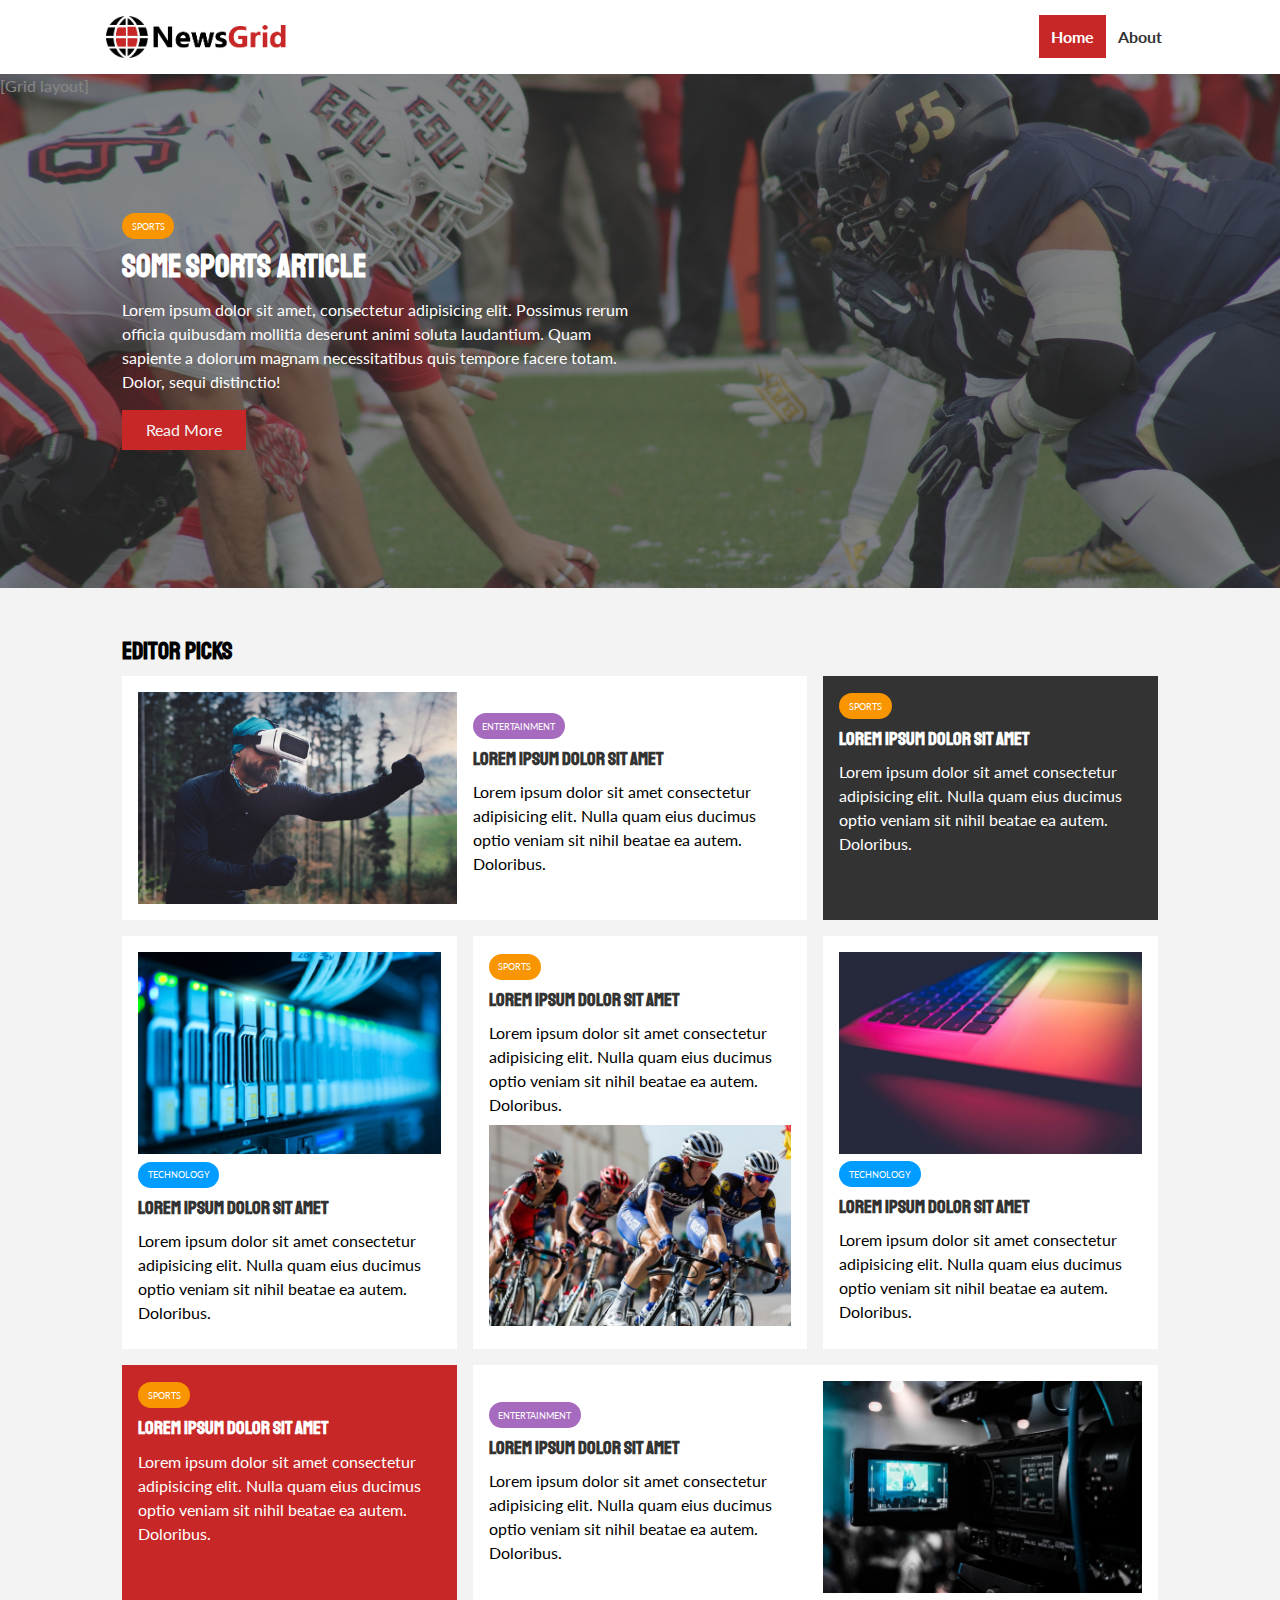
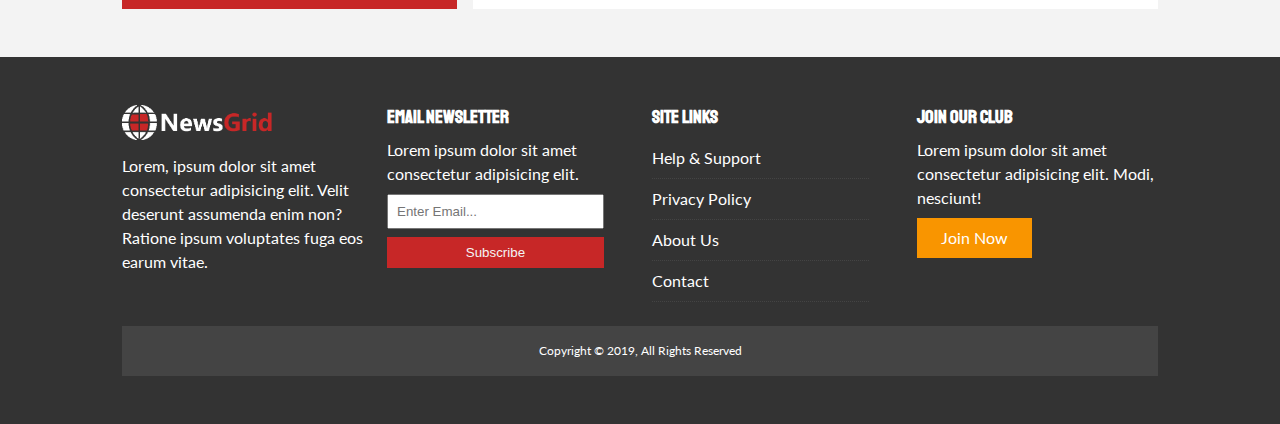
<file: index.html>
<!DOCTYPE html>
<html lang="en">
	<head>
		<meta charset="UTF-8" />
		<meta name="viewport" content="width=device-width, initial-scale=1.0" />
		<title>NewsGrid | Latest News</title>
		<link rel="stylesheet" href="./css/style.css" />
		<link rel="stylesheet" media="screen and (max-width: 768px)" href="./css/mobile.css" />
		<link
			rel="stylesheet"
			href="https://use.fontawesome.com/releases/v5.6.1/css/all.css"
			integrity="sha384-gfdkjb5BdAXd+lj+gudLWI+BXq4IuLW5IT+brZEZsLFm++aCMlF1V92rMkPaX4PP"
			crossorigin="anonymous"
		/>
		<link
			href="https://fonts.googleapis.com/css?family=Lato|Staatliches&display=swap"
			rel="stylesheet"
		/>
		<link rel="shortcut icon" type="image/x-icon" href="favicon.ico" />
	</head>
	<body>
		<!-- Navbar -->
		<nav id="main-nav">
			<div class="container">
				<img class="logo" src="./img/logo.png" alt="logo" />
				<div class="social">
					<a href="#"><i class="fab fa-facebook-square fa-2x"></i></a>
					<a href="#"><i class="fab fa-twitter fa-2x"></i></a>
					<a href="#"><i class="fab fa-instagram fa-2x"></i></a>
					<a href="#"><i class="fab fa-youtube fa-2x"></i></a>
				</div>
				<ul>
					<li><a class="current" href="./index.html">Home</a></li>
					<li><a href="./about.html">About</a></li>
				</ul>
			</div>
		</nav>

		<!-- Showcase -->
		<header id="showcase">
			<div class="container">
				<div class="showcase-container">
					<div class="showcase-contents">
						<div class="category category-sports">sports</div>
						<h1>Some Sports Article</h1>
						<p>
							Lorem ipsum dolor sit amet, consectetur adipisicing elit. Possimus rerum officia
							quibusdam mollitia deserunt animi soluta laudantium. Quam sapiente a dolorum magnam
							necessitatibus quis tempore facere totam. Dolor, sequi distinctio!
						</p>
						<a href="./article.html" class="btn btn-primary">Read More</a>
					</div>
				</div>
			</div>
		</header>

		<!-- Home Article -->
		<section id="home-articles" class="py-2">
			<div class="container">
				<h2>Editor Picks</h2>
				<div class="articles-container">
					<article class="card">
						<img src="./img/articles/ent1.jpg" alt="" />
						<div>
							<div class="category category-ent">Entertainment</div>
							<h3>
								<a href="./article.html">Lorem ipsum dolor sit amet</a>
							</h3>
							<p>
								Lorem ipsum dolor sit amet consectetur adipisicing elit. Nulla quam eius ducimus
								optio veniam sit nihil beatae ea autem. Doloribus.
							</p>
						</div>
					</article>
					<article class="card bg-dark">
						<div class="category category-sports">Sports</div>
						<h3>
							<a href="./article.html">Lorem ipsum dolor sit amet</a>
						</h3>
						<p>
							Lorem ipsum dolor sit amet consectetur adipisicing elit. Nulla quam eius ducimus optio
							veniam sit nihil beatae ea autem. Doloribus.
						</p>
					</article>
					<article class="card">
						<img src="./img/articles/tech1.jpg" alt="" />
						<div class="category category-tech">Technology</div>
						<h3>
							<a href="./article.html">Lorem ipsum dolor sit amet</a>
						</h3>
						<p>
							Lorem ipsum dolor sit amet consectetur adipisicing elit. Nulla quam eius ducimus optio
							veniam sit nihil beatae ea autem. Doloribus.
						</p>
					</article>
					<article class="card">
						<div class="category category-sports">Sports</div>
						<h3>
							<a href="./article.html">Lorem ipsum dolor sit amet</a>
						</h3>
						<p>
							Lorem ipsum dolor sit amet consectetur adipisicing elit. Nulla quam eius ducimus optio
							veniam sit nihil beatae ea autem. Doloribus.
						</p>
						<img src="./img/articles/sports1.jpg" alt="" />
					</article>
					<article class="card">
						<img src="./img/articles/tech2.jpg" alt="" />
						<div class="category category-tech">Technology</div>
						<h3>
							<a href="./article.html">Lorem ipsum dolor sit amet</a>
						</h3>
						<p>
							Lorem ipsum dolor sit amet consectetur adipisicing elit. Nulla quam eius ducimus optio
							veniam sit nihil beatae ea autem. Doloribus.
						</p>
					</article>
					<article class="card bg-primary">
						<div class="category category-sports">Sports</div>
						<h3>
							<a href="./article.html">Lorem ipsum dolor sit amet</a>
						</h3>
						<p>
							Lorem ipsum dolor sit amet consectetur adipisicing elit. Nulla quam eius ducimus optio
							veniam sit nihil beatae ea autem. Doloribus.
						</p>
					</article>
					<article class="card">
						<div>
							<div class="category category-ent">Entertainment</div>
							<h3>
								<a href="./article.html">Lorem ipsum dolor sit amet</a>
							</h3>
							<p>
								Lorem ipsum dolor sit amet consectetur adipisicing elit. Nulla quam eius ducimus
								optio veniam sit nihil beatae ea autem. Doloribus.
							</p>
						</div>
						<img src="./img/articles/ent2.jpg" alt="" />
					</article>
				</div>
			</div>
		</section>
		<!-- Footer -->
		<footer id="main-footer" class="py-2">
			<div class="container footer-container">
				<div>
					<img src="./img/logo_light.png" alt="" />
					<p>
						Lorem, ipsum dolor sit amet consectetur adipisicing elit. Velit deserunt assumenda enim
						non? Ratione ipsum voluptates fuga eos earum vitae.
					</p>
				</div>
				<div>
					<h3>Email Newsletter</h3>
					<p>Lorem ipsum dolor sit amet consectetur adipisicing elit.</p>
					<form name="contact" method="POST" data-netlify="true">
						<input type="email" name="email" id="email" placeholder="Enter Email..." />
						<button type="submit" class="btn btn-primary">Subscribe</button>
					</form>
				</div>
				<div>
					<h3>Site Links</h3>
					<ul class="list">
						<li><a href="#">Help & Support</a></li>
						<li><a href="#">Privacy Policy</a></li>
						<li><a href="#">About Us</a></li>
						<li><a href="#">Contact</a></li>
					</ul>
				</div>
				<div>
					<h3>Join Our Club</h3>
					<p>Lorem ipsum dolor sit amet consectetur adipisicing elit. Modi, nesciunt!</p>
					<a href="#" class="btn btn-secondary">Join Now</a>
				</div>
				<div>
					<p>Copyright &copy; 2019, All Rights Reserved</p>
				</div>
			</div>
		</footer>
	</body>
</html>
</file>
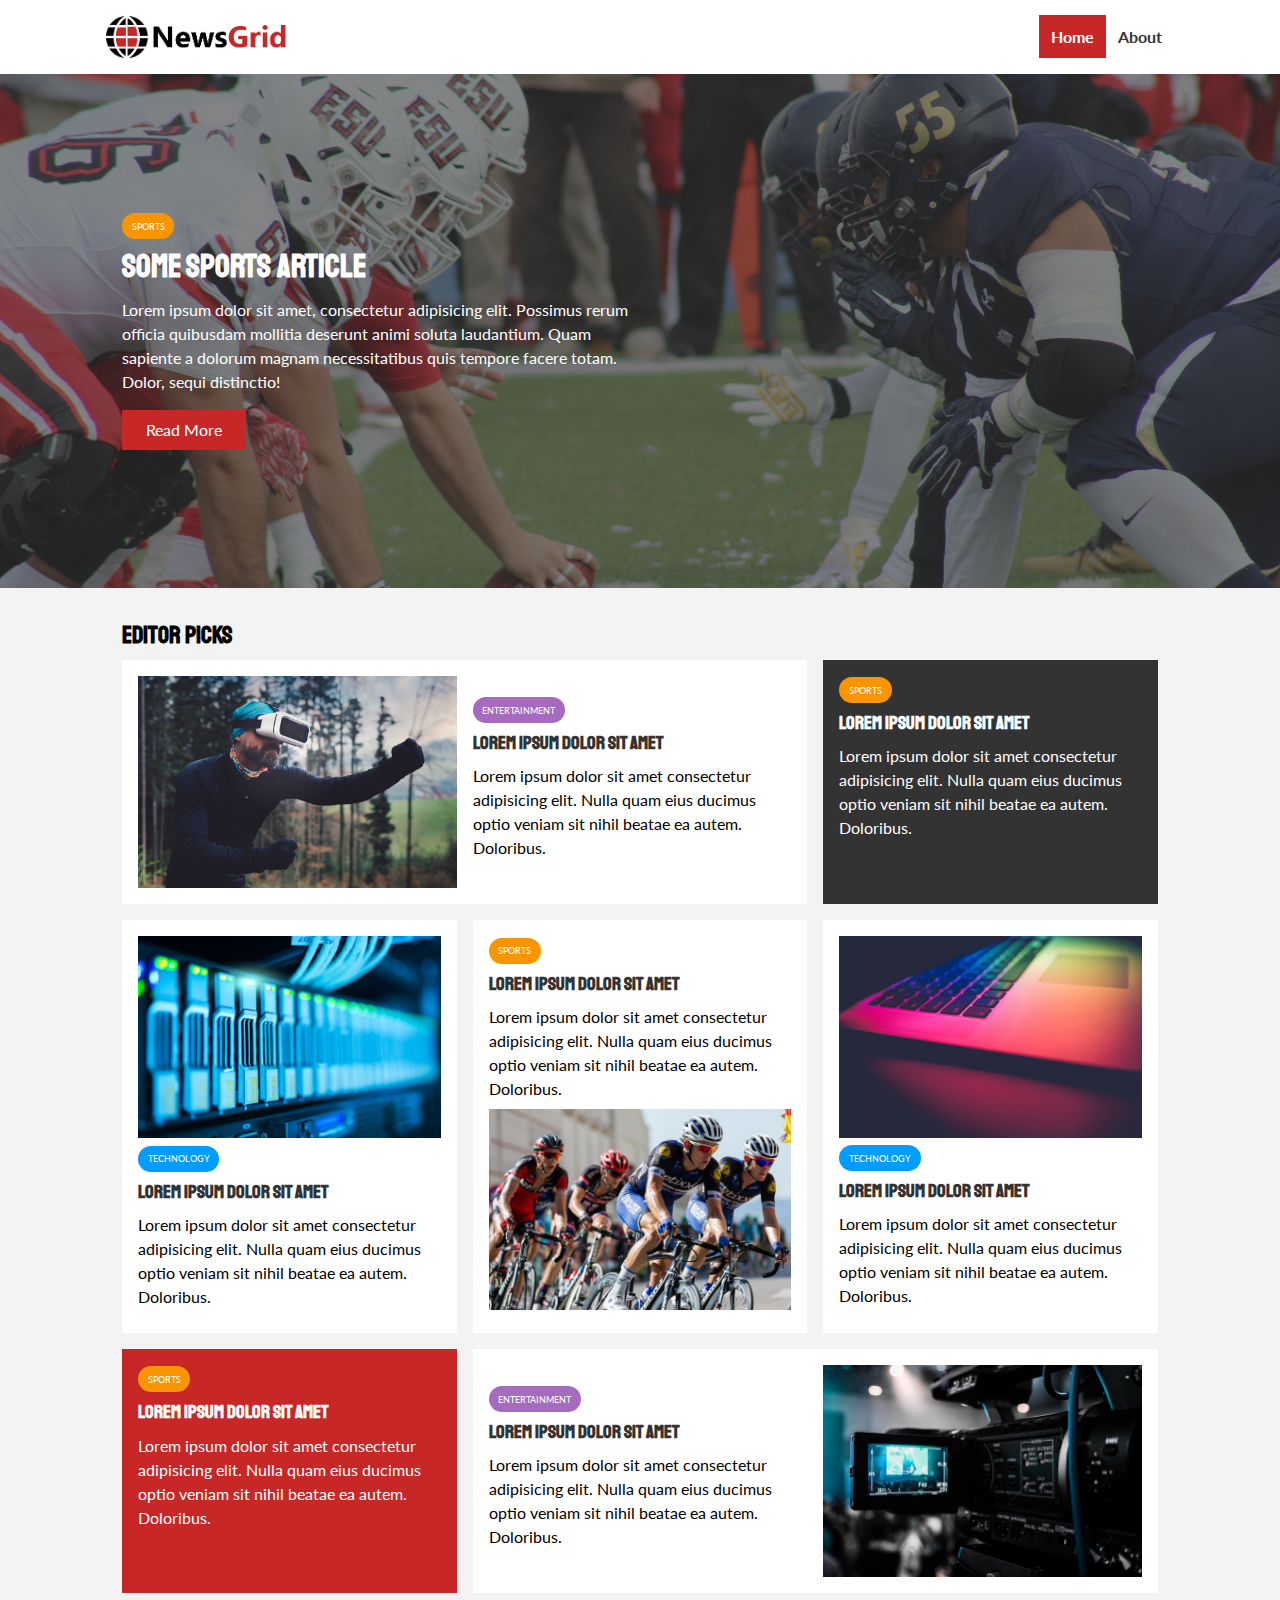
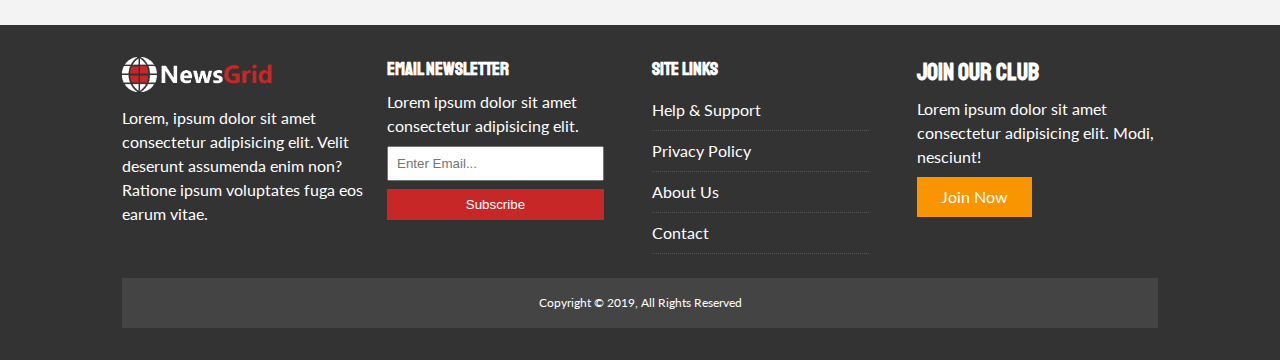
<file: origin/index.html>
<!DOCTYPE html>
<html lang="en">
<head>
  <meta charset="UTF-8">
  <meta name="viewport" content="width=device-width, initial-scale=1.0">
  <meta http-equiv="X-UA-Compatible" content="ie=edge">
  <link rel="stylesheet" href="https://use.fontawesome.com/releases/v5.6.3/css/all.css" integrity="sha384-UHRtZLI+pbxtHCWp1t77Bi1L4ZtiqrqD80Kn4Z8NTSRyMA2Fd33n5dQ8lWUE00s/" crossorigin="anonymous">
  <link href="https://fonts.googleapis.com/css?family=Lato|Staatliches" rel="stylesheet">
  <link rel="stylesheet" href="css/style.css">
  <link rel="stylesheet" media="screen and (max-width: 768px)" href="css/mobile.css">
  <link rel="shortcut icon" type="image/x-icon" href="favicon.ico">
  <title>NewsGrid | Latest News</title>
</head>
<body>
  <nav id="main-nav">
    <div class="container">
      <img src="img/logo.png" alt="NewsGrid" class="logo">
      <div class="social">
        <a href="http://facebook.com" target="_blank"><i class="fab fa-facebook fa-2x"></i></a>
        <a href="http://twitter.com" target="_blank"><i class="fab fa-twitter fa-2x"></i></a>
        <a href="http://instagram.com" target="_blank"><i class="fab fa-instagram fa-2x"></i></a>
        <a href="http://youtube.com" target="_blank"><i class="fab fa-youtube fa-2x"></i></a>
      </div>
      <ul>
        <li><a class="current" href="index.html">Home</a></li>
        <li><a href="about.html">About</a></li>
      </ul>
    </div>
  </nav>

  <!-- Showcase -->
  <header id="showcase">
    <div class="container">
      <div class="showcase-container">
        <div class="showcase-content">
          <div class="category category-sports">Sports</div>
          <h1>Some Sports Article</h1>
          <p>Lorem ipsum dolor sit amet, consectetur adipisicing elit. Possimus rerum officia quibusdam mollitia deserunt animi soluta laudantium. Quam sapiente a dolorum magnam necessitatibus quis tempore facere totam. Dolor, sequi distinctio!</p>
          <a href="article.html" class="btn btn-primary">Read More</a>
        </div>
      </div>
    </div>
  </header>

  <!-- Home Articles -->
  <section id="home-articles" class="py-2">
    <div class="container">
        <h2>Editor Picks</h2>
        <div class="articles-container">
          <article class="card">
            <img src="img/articles/ent1.jpg" alt="">
            <div>
              <div class="category category-ent">Entertainment</div>
              <h3>
                <a href="article.html">Lorem ipsum dolor sit amet</a>
              </h3>
              <p>Lorem ipsum dolor sit amet consectetur adipisicing elit. Nulla quam eius ducimus optio veniam sit nihil beatae ea autem. Doloribus.</p>
            </div>
          </article>
          <article class="card bg-dark">
            <div class="category category-sports">Sports</div>
            <h3>
              <a href="article.html">Lorem ipsum dolor sit amet</a>
            </h3>
            <p>Lorem ipsum dolor sit amet consectetur adipisicing elit. Nulla quam eius ducimus optio veniam sit nihil beatae ea autem. Doloribus.</p>
          </article>
          <article class="card">
            <img src="img/articles/tech1.jpg" alt="">
            <div class="category category-tech">Technology</div>
            <h3>
              <a href="article.html">Lorem ipsum dolor sit amet</a>
            </h3>
            <p>Lorem ipsum dolor sit amet consectetur adipisicing elit. Nulla quam eius ducimus optio veniam sit nihil beatae ea autem. Doloribus.</p>
          </article>
          <article class="card">
            <div class="category category-sports">Sports</div>
            <h3>
              <a href="article.html">Lorem ipsum dolor sit amet</a>
            </h3>
            <p>Lorem ipsum dolor sit amet consectetur adipisicing elit. Nulla quam eius ducimus optio veniam sit nihil beatae ea autem. Doloribus.</p>
            <img src="img/articles/sports1.jpg" alt="">
          </article>
          <article class="card">
            <img src="img/articles/tech2.jpg" alt="">
            <div class="category category-tech">Technology</div>
            <h3>
              <a href="article.html">Lorem ipsum dolor sit amet</a>
            </h3>
            <p>Lorem ipsum dolor sit amet consectetur adipisicing elit. Nulla quam eius ducimus optio veniam sit nihil beatae ea autem. Doloribus.</p>
          </article>
          <article class="card bg-primary">
            <div class="category category-sports">Sports</div>
            <h3>
              <a href="article.html">Lorem ipsum dolor sit amet</a>
            </h3>
            <p>Lorem ipsum dolor sit amet consectetur adipisicing elit. Nulla quam eius ducimus optio veniam sit nihil beatae ea autem. Doloribus.</p>
          </article>
          <article class="card">
            <div>
              <div class="category category-ent">Entertainment</div>
              <h3>
                <a href="article.html">Lorem ipsum dolor sit amet</a>
              </h3>
              <p>Lorem ipsum dolor sit amet consectetur adipisicing elit. Nulla quam eius ducimus optio veniam sit nihil beatae ea autem. Doloribus.</p>
            </div>
            <img src="img/articles/ent2.jpg" alt="">
          </article>
        </div>
    </div>
  </section>

  <!-- Footer -->
  <footer id="main-footer" class="py-2">
    <div class="container footer-container">
      <div>
        <img src="img/logo_light.png" alt="NewsGrid">
        <p>Lorem, ipsum dolor sit amet consectetur adipisicing elit. Velit deserunt assumenda enim non? Ratione ipsum voluptates fuga eos earum vitae.</p>
      </div>
      <div>
        <h3>Email Newsletter</h3>
        <p>Lorem ipsum dolor sit amet consectetur adipisicing elit.</p>
        <form>
          <input type="email" placeholder="Enter Email...">
          <input type="submit" value="Subscribe" class="btn btn-primary">
        </form>
      </div>
      <div>
        <h3>Site Links</h3>
        <ul class="list">
          <li><a href="#">Help & Support</a></li>
          <li><a href="#">Privacy Policy</a></li>
          <li><a href="#">About Us</a></li>
          <li><a href="#">Contact</a></li>
        </ul>
      </div>
      <div>
        <h2>Join Our Club</h2>
        <p>Lorem ipsum dolor sit amet consectetur adipisicing elit. Modi, nesciunt!</p>
        <a href="#" class="btn btn-secondary">Join Now</a>
      </div>
      <div>
        <p>
          Copyright &copy; 2019, All Rights Reserved
        </p>
      </div>
    </div>
  </footer>

</body>
</html>
</file>
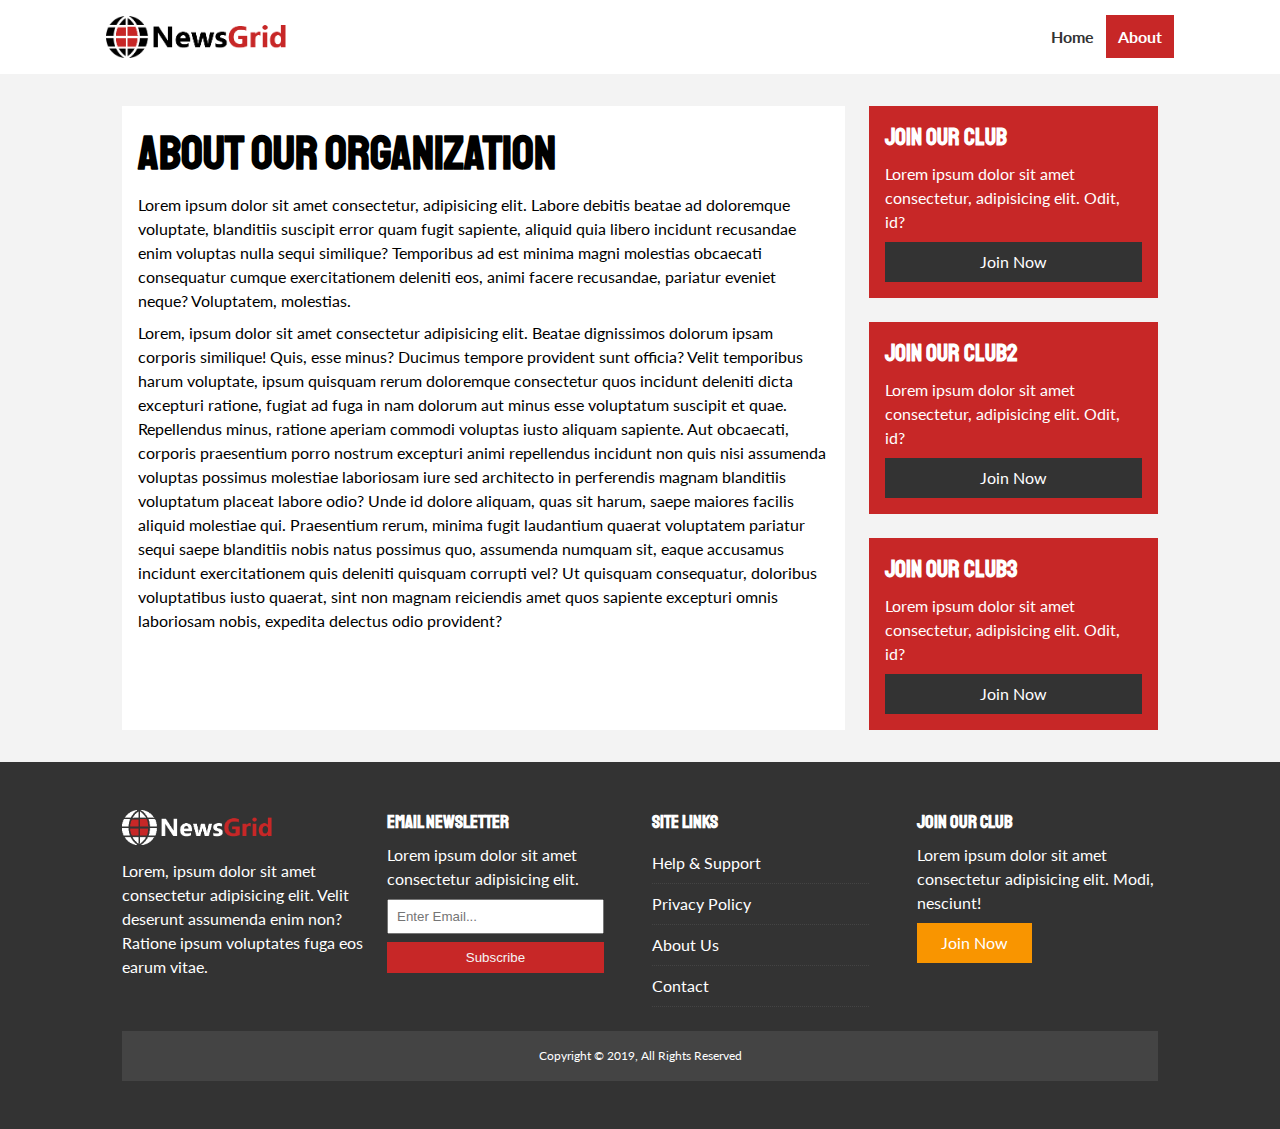
<file: about.html>
<!DOCTYPE html>
<html lang="en">
	<head>
		<meta charset="UTF-8" />
		<meta name="viewport" content="width=device-width, initial-scale=1.0" />
		<title>NewsGrid | About</title>
		<link rel="stylesheet" href="./css/style.css" />
		<link rel="stylesheet" media="screen and (max-width: 768px)" href="./css/mobile.css" />
		<link
			rel="stylesheet"
			href="https://use.fontawesome.com/releases/v5.6.1/css/all.css"
			integrity="sha384-gfdkjb5BdAXd+lj+gudLWI+BXq4IuLW5IT+brZEZsLFm++aCMlF1V92rMkPaX4PP"
			crossorigin="anonymous"
		/>
		<link
			href="https://fonts.googleapis.com/css?family=Lato|Staatliches&display=swap"
			rel="stylesheet"
		/>
		<link rel="shortcut icon" type="image/x-icon" href="favicon.ico" />
	</head>
	<body>
		<nav id="main-nav">
			<div class="container">
				<img class="logo" src="./img/logo.png" alt="logo" />
				<div class="social">
					<a href="#"><i class="fab fa-facebook-square fa-2x"></i></a>
					<a href="#"><i class="fab fa-twitter fa-2x"></i></a>
					<a href="#"><i class="fab fa-instagram fa-2x"></i></a>
					<a href="#"><i class="fab fa-youtube fa-2x"></i></a>
				</div>
				<ul>
					<li><a href="./index.html">Home</a></li>
					<li><a class="current" href="./about.html">About</a></li>
				</ul>
			</div>
		</nav>

		<section id="about">
			<div class="container">
				<div class="page-container">
					<article class="card">
						<h1 class="l-heading">About Our Organization</h1>
						<p>
							Lorem ipsum dolor sit amet consectetur, adipisicing elit. Labore debitis beatae ad
							doloremque voluptate, blanditiis suscipit error quam fugit sapiente, aliquid quia
							libero incidunt recusandae enim voluptas nulla sequi similique? Temporibus ad est
							minima magni molestias obcaecati consequatur cumque exercitationem deleniti eos, animi
							facere recusandae, pariatur eveniet neque? Voluptatem, molestias.
						</p>
						<p>
							Lorem, ipsum dolor sit amet consectetur adipisicing elit. Beatae dignissimos dolorum
							ipsam corporis similique! Quis, esse minus? Ducimus tempore provident sunt officia?
							Velit temporibus harum voluptate, ipsum quisquam rerum doloremque consectetur quos
							incidunt deleniti dicta excepturi ratione, fugiat ad fuga in nam dolorum aut minus
							esse voluptatum suscipit et quae. Repellendus minus, ratione aperiam commodi voluptas
							iusto aliquam sapiente. Aut obcaecati, corporis praesentium porro nostrum excepturi
							animi repellendus incidunt non quis nisi assumenda voluptas possimus molestiae
							laboriosam iure sed architecto in perferendis magnam blanditiis voluptatum placeat
							labore odio? Unde id dolore aliquam, quas sit harum, saepe maiores facilis aliquid
							molestiae qui. Praesentium rerum, minima fugit laudantium quaerat voluptatem pariatur
							sequi saepe blanditiis nobis natus possimus quo, assumenda numquam sit, eaque
							accusamus incidunt exercitationem quis deleniti quisquam corrupti vel? Ut quisquam
							consequatur, doloribus voluptatibus iusto quaerat, sint non magnam reiciendis amet
							quos sapiente excepturi omnis laboriosam nobis, expedita delectus odio provident?
						</p>
					</article>
					<aside class="card bg-primary">
						<h2>Join Our Club</h2>
						<p>Lorem ipsum dolor sit amet consectetur, adipisicing elit. Odit, id?</p>
						<a href="#" class="btn btn-dark btn-block">Join Now</a>
					</aside>
					<aside class="card bg-primary">
						<h2>Join Our Club2</h2>
						<p>Lorem ipsum dolor sit amet consectetur, adipisicing elit. Odit, id?</p>
						<a href="#" class="btn btn-dark btn-block">Join Now</a>
					</aside>
					<aside class="card bg-primary">
						<h2>Join Our Club3</h2>
						<p>Lorem ipsum dolor sit amet consectetur, adipisicing elit. Odit, id?</p>
						<a href="#" class="btn btn-dark btn-block">Join Now</a>
					</aside>
				</div>
			</div>
		</section>

		<!-- Footer -->
		<footer id="main-footer" class="py-2">
			<div class="container footer-container">
				<div>
					<img src="./img/logo_light.png" alt="" />
					<p>
						Lorem, ipsum dolor sit amet consectetur adipisicing elit. Velit deserunt assumenda enim
						non? Ratione ipsum voluptates fuga eos earum vitae.
					</p>
				</div>
				<div>
					<h3>Email Newsletter</h3>
					<p>Lorem ipsum dolor sit amet consectetur adipisicing elit.</p>
					<form name="contact" method="POST" data-netlify="true">
						<input type="email" name="email" id="email" placeholder="Enter Email..." />
						<button type="submit" class="btn btn-primary">Subscribe</button>
					</form>
				</div>
				<div>
					<h3>Site Links</h3>
					<ul class="list">
						<li><a href="#">Help & Support</a></li>
						<li><a href="#">Privacy Policy</a></li>
						<li><a href="#">About Us</a></li>
						<li><a href="#">Contact</a></li>
					</ul>
				</div>
				<div>
					<h3>Join Our Club</h3>
					<p>Lorem ipsum dolor sit amet consectetur adipisicing elit. Modi, nesciunt!</p>
					<a href="#" class="btn btn-secondary">Join Now</a>
				</div>
				<div>
					<p>Copyright &copy; 2019, All Rights Reserved</p>
				</div>
			</div>
		</footer>
	</body>
</html>
</file>
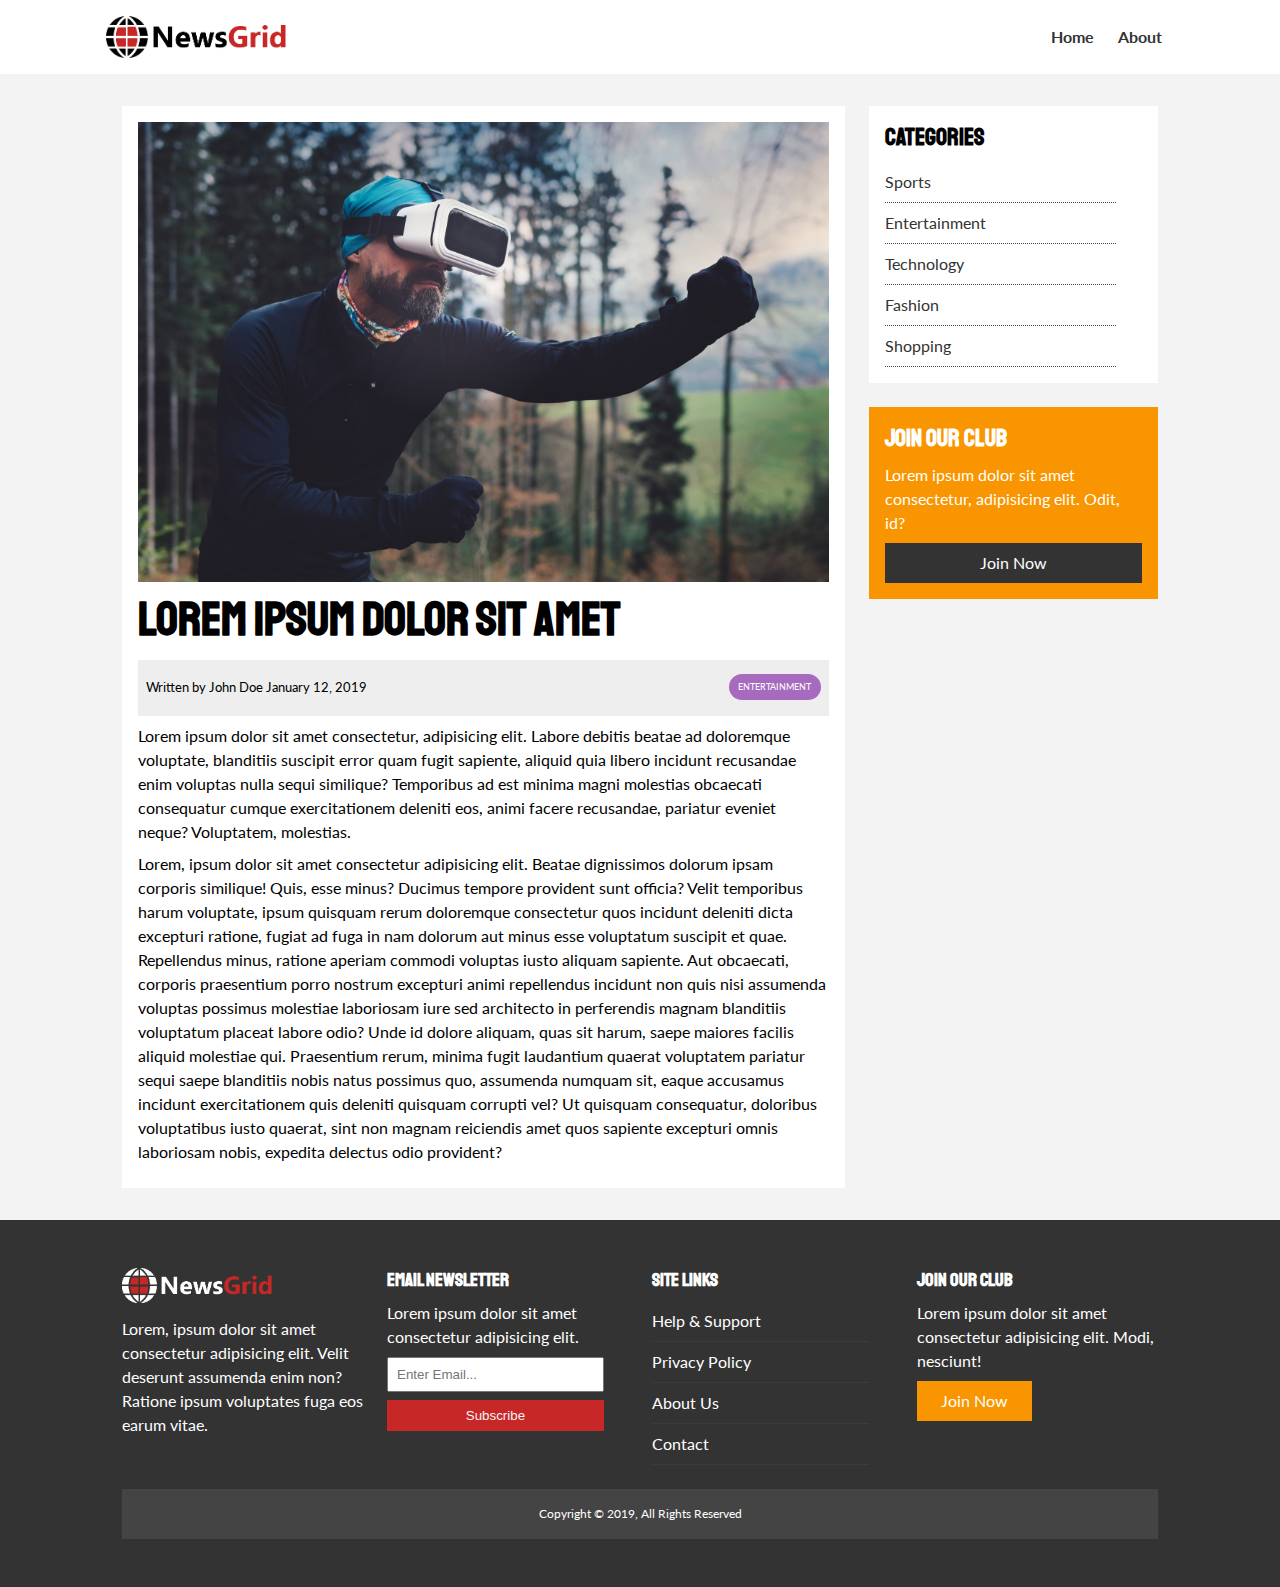
<file: article.html>
<!DOCTYPE html>
<html lang="en">
	<head>
		<meta charset="UTF-8" />
		<meta name="viewport" content="width=device-width, initial-scale=1.0" />
		<title>NewsGrid | Latest News</title>
		<link rel="stylesheet" href="./css/style.css" />
		<link rel="stylesheet" media="screen and (max-width: 768px)" href="./css/mobile.css" />
		<link
			rel="stylesheet"
			href="https://use.fontawesome.com/releases/v5.6.1/css/all.css"
			integrity="sha384-gfdkjb5BdAXd+lj+gudLWI+BXq4IuLW5IT+brZEZsLFm++aCMlF1V92rMkPaX4PP"
			crossorigin="anonymous"
		/>
		<link
			href="https://fonts.googleapis.com/css?family=Lato|Staatliches&display=swap"
			rel="stylesheet"
		/>
		<link rel="shortcut icon" type="image/x-icon" href="favicon.ico" />
	</head>
	<body>
		<!-- Navbar -->
		<nav id="main-nav">
			<div class="container">
				<img class="logo" src="./img/logo.png" alt="logo" />
				<div class="social">
					<a href="#"><i class="fab fa-facebook-square fa-2x"></i></a>
					<a href="#"><i class="fab fa-twitter fa-2x"></i></a>
					<a href="#"><i class="fab fa-instagram fa-2x"></i></a>
					<a href="#"><i class="fab fa-youtube fa-2x"></i></a>
				</div>
				<ul>
					<li><a href="./index.html">Home</a></li>
					<li><a href="./about.html">About</a></li>
				</ul>
			</div>
		</nav>

		<section id="article">
			<div class="container">
				<div class="page-container">
					<article class="card">
						<img src="./img/articles/ent1.jpg" alt="" />
						<h1 class="l-heading">Lorem ipsum dolor sit amet</h1>

						<div class="meta">
							<small><i class="fas fa-user"></i> Written by John Doe January 12, 2019</small>
							<div class="category category-ent">Entertainment</div>
						</div>

						<p>
							Lorem ipsum dolor sit amet consectetur, adipisicing elit. Labore debitis beatae ad
							doloremque voluptate, blanditiis suscipit error quam fugit sapiente, aliquid quia
							libero incidunt recusandae enim voluptas nulla sequi similique? Temporibus ad est
							minima magni molestias obcaecati consequatur cumque exercitationem deleniti eos, animi
							facere recusandae, pariatur eveniet neque? Voluptatem, molestias.
						</p>
						<p>
							Lorem, ipsum dolor sit amet consectetur adipisicing elit. Beatae dignissimos dolorum
							ipsam corporis similique! Quis, esse minus? Ducimus tempore provident sunt officia?
							Velit temporibus harum voluptate, ipsum quisquam rerum doloremque consectetur quos
							incidunt deleniti dicta excepturi ratione, fugiat ad fuga in nam dolorum aut minus
							esse voluptatum suscipit et quae. Repellendus minus, ratione aperiam commodi voluptas
							iusto aliquam sapiente. Aut obcaecati, corporis praesentium porro nostrum excepturi
							animi repellendus incidunt non quis nisi assumenda voluptas possimus molestiae
							laboriosam iure sed architecto in perferendis magnam blanditiis voluptatum placeat
							labore odio? Unde id dolore aliquam, quas sit harum, saepe maiores facilis aliquid
							molestiae qui. Praesentium rerum, minima fugit laudantium quaerat voluptatem pariatur
							sequi saepe blanditiis nobis natus possimus quo, assumenda numquam sit, eaque
							accusamus incidunt exercitationem quis deleniti quisquam corrupti vel? Ut quisquam
							consequatur, doloribus voluptatibus iusto quaerat, sint non magnam reiciendis amet
							quos sapiente excepturi omnis laboriosam nobis, expedita delectus odio provident?
						</p>
					</article>
					<aside id="categories" class="card">
						<h2>Categories</h2>
						<ul class="list">
							<li>
								<a href="#"><i class="fas fa-chevron-right"></i> Sports</a>
							</li>
							<li>
								<a href="#"><i class="fas fa-chevron-right"></i> Entertainment</a>
							</li>
							<li>
								<a href="#"><i class="fas fa-chevron-right"></i> Technology</a>
							</li>
							<li>
								<a href="#"><i class="fas fa-chevron-right"></i> Fashion</a>
							</li>
							<li>
								<a href="#"><i class="fas fa-chevron-right"></i> Shopping</a>
							</li>
						</ul>
					</aside>
					<aside class="card bg-secondary">
						<h2>Join Our Club</h2>
						<p>Lorem ipsum dolor sit amet consectetur, adipisicing elit. Odit, id?</p>
						<a href="#" class="btn btn-dark btn-block">Join Now</a>
					</aside>
				</div>
			</div>
		</section>

		<!-- Footer -->
		<footer id="main-footer" class="py-2">
			<div class="container footer-container">
				<div>
					<img src="./img/logo_light.png" alt="" />
					<p>
						Lorem, ipsum dolor sit amet consectetur adipisicing elit. Velit deserunt assumenda enim
						non? Ratione ipsum voluptates fuga eos earum vitae.
					</p>
				</div>
				<div>
					<h3>Email Newsletter</h3>
					<p>Lorem ipsum dolor sit amet consectetur adipisicing elit.</p>
					<form name="contact" method="POST" data-netlify="true">
						<input type="email" name="email" id="email" placeholder="Enter Email..." />
						<button type="submit" class="btn btn-primary">Subscribe</button>
					</form>
				</div>
				<div>
					<h3>Site Links</h3>
					<ul class="list">
						<li><a href="#">Help & Support</a></li>
						<li><a href="#">Privacy Policy</a></li>
						<li><a href="#">About Us</a></li>
						<li><a href="#">Contact</a></li>
					</ul>
				</div>
				<div>
					<h3>Join Our Club</h3>
					<p>Lorem ipsum dolor sit amet consectetur adipisicing elit. Modi, nesciunt!</p>
					<a href="#" class="btn btn-secondary">Join Now</a>
				</div>
				<div>
					<p>Copyright &copy; 2019, All Rights Reserved</p>
				</div>
			</div>
		</footer>
	</body>
</html>
</file>
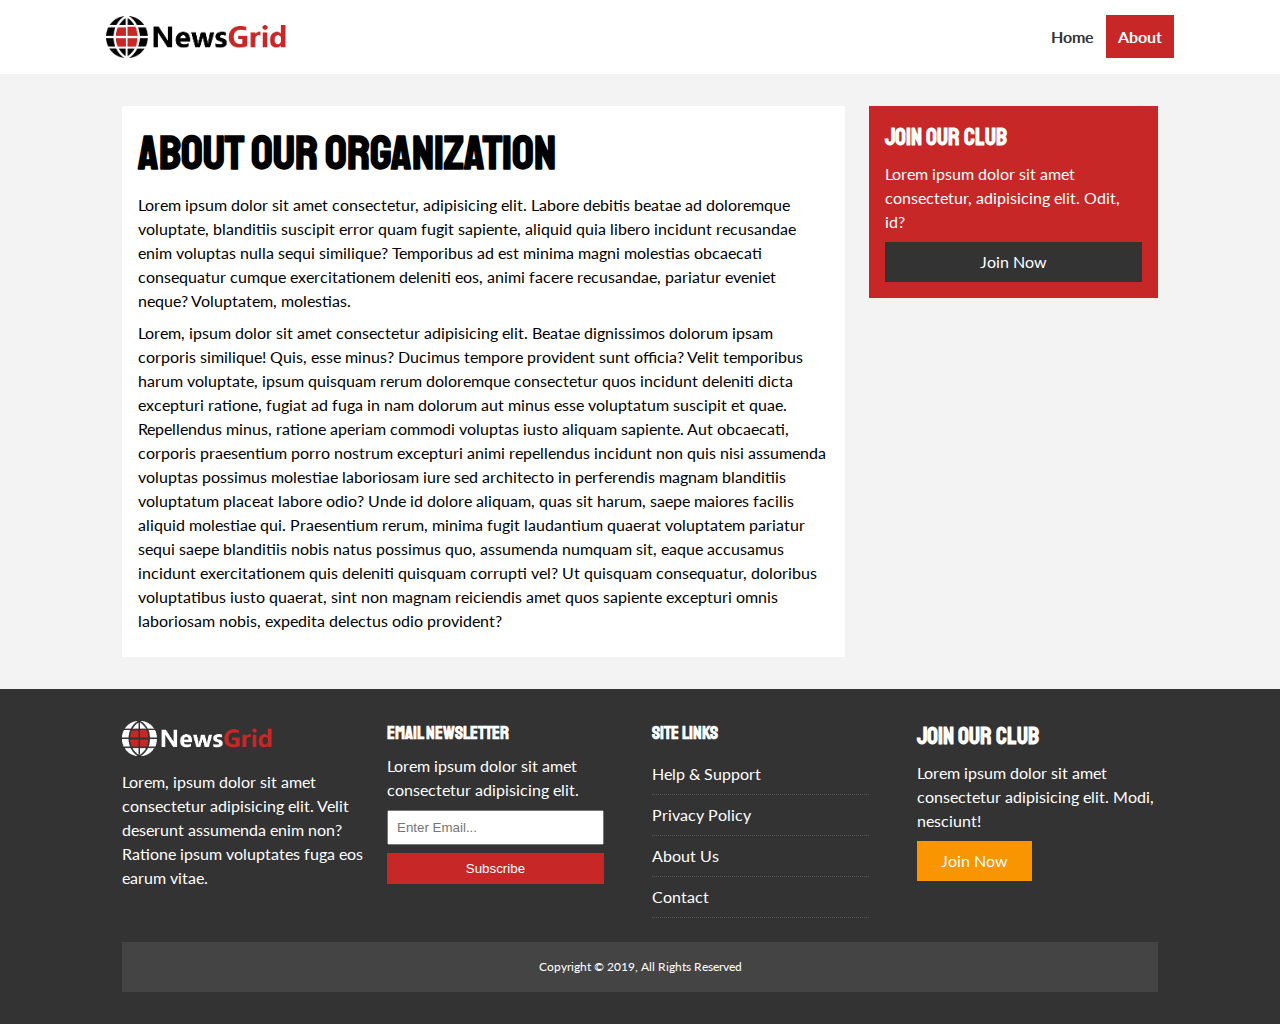
<file: origin/about.html>
<!DOCTYPE html>
<html lang="en">
<head>
  <meta charset="UTF-8">
  <meta name="viewport" content="width=device-width, initial-scale=1.0">
  <meta http-equiv="X-UA-Compatible" content="ie=edge">
  <link rel="stylesheet" href="https://use.fontawesome.com/releases/v5.6.3/css/all.css" integrity="sha384-UHRtZLI+pbxtHCWp1t77Bi1L4ZtiqrqD80Kn4Z8NTSRyMA2Fd33n5dQ8lWUE00s/" crossorigin="anonymous">
  <link href="https://fonts.googleapis.com/css?family=Lato|Staatliches" rel="stylesheet">
  <link rel="stylesheet" href="css/style.css">
  <link rel="stylesheet" media="screen and (max-width: 768px)" href="css/mobile.css">
  <link rel="shortcut icon" type="image/x-icon" href="favicon.ico">
  <title>NewsGrid | About</title>
</head>
<body>
  <nav id="main-nav">
    <div class="container">
      <img src="img/logo.png" alt="NewsGrid" class="logo">
      <div class="social">
        <a href="http://facebook.com" target="_blank"><i class="fab fa-facebook fa-2x"></i></a>
        <a href="http://twitter.com" target="_blank"><i class="fab fa-twitter fa-2x"></i></a>
        <a href="http://instagram.com" target="_blank"><i class="fab fa-instagram fa-2x"></i></a>
        <a href="http://youtube.com" target="_blank"><i class="fab fa-youtube fa-2x"></i></a>
      </div>
      <ul>
        <li><a href="index.html">Home</a></li>
        <li><a class="current" href="about.html">About</a></li>
      </ul>
    </div>
  </nav>

  <section id="about">
    <div class="container">
      <div class="page-container">
        <article class="card">
          <h1 class="l-heading">About Our Organization</h1>
          <p>Lorem ipsum dolor sit amet consectetur, adipisicing elit. Labore debitis beatae ad doloremque voluptate, blanditiis suscipit error quam fugit sapiente, aliquid quia libero incidunt recusandae enim voluptas nulla sequi similique? Temporibus ad est minima magni molestias obcaecati consequatur cumque exercitationem deleniti eos, animi facere recusandae, pariatur eveniet neque? Voluptatem, molestias.</p>
          <p>Lorem, ipsum dolor sit amet consectetur adipisicing elit. Beatae dignissimos dolorum ipsam corporis similique! Quis, esse minus? Ducimus tempore provident sunt officia? Velit temporibus harum voluptate, ipsum quisquam rerum doloremque consectetur quos incidunt deleniti dicta excepturi ratione, fugiat ad fuga in nam dolorum aut minus esse voluptatum suscipit et quae. Repellendus minus, ratione aperiam commodi voluptas iusto aliquam sapiente. Aut obcaecati, corporis praesentium porro nostrum excepturi animi repellendus incidunt non quis nisi assumenda voluptas possimus molestiae laboriosam iure sed architecto in perferendis magnam blanditiis voluptatum placeat labore odio? Unde id dolore aliquam, quas sit harum, saepe maiores facilis aliquid molestiae qui. Praesentium rerum, minima fugit laudantium quaerat voluptatem pariatur sequi saepe blanditiis nobis natus possimus quo, assumenda numquam sit, eaque accusamus incidunt exercitationem quis deleniti quisquam corrupti vel? Ut quisquam consequatur, doloribus voluptatibus iusto quaerat, sint non magnam reiciendis amet quos sapiente excepturi omnis laboriosam nobis, expedita delectus odio provident?</p>
        </article>
        <aside class="card bg-primary">
          <h2>Join Our Club</h2>
          <p>Lorem ipsum dolor sit amet consectetur, adipisicing elit. Odit, id?</p>
          <a href="#" class="btn btn-dark btn-block">Join Now</a>
        </aside>
      </div>
    </div>
  </section>

  <!-- Footer -->
  <footer id="main-footer" class="py-2">
    <div class="container footer-container">
      <div>
        <img src="img/logo_light.png" alt="NewsGrid">
        <p>Lorem, ipsum dolor sit amet consectetur adipisicing elit. Velit deserunt assumenda enim non? Ratione ipsum voluptates fuga eos earum vitae.</p>
      </div>
      <div>
        <h3>Email Newsletter</h3>
        <p>Lorem ipsum dolor sit amet consectetur adipisicing elit.</p>
        <form>
          <input type="email" placeholder="Enter Email...">
          <input type="submit" value="Subscribe" class="btn btn-primary">
        </form>
      </div>
      <div>
        <h3>Site Links</h3>
        <ul class="list">
          <li><a href="#">Help & Support</a></li>
          <li><a href="#">Privacy Policy</a></li>
          <li><a href="#">About Us</a></li>
          <li><a href="#">Contact</a></li>
        </ul>
      </div>
      <div>
        <h2>Join Our Club</h2>
        <p>Lorem ipsum dolor sit amet consectetur adipisicing elit. Modi, nesciunt!</p>
        <a href="#" class="btn btn-secondary">Join Now</a>
      </div>
      <div>
        <p>
          Copyright &copy; 2019, All Rights Reserved
        </p>
      </div>
    </div>
  </footer>

</body>
</html>
</file>
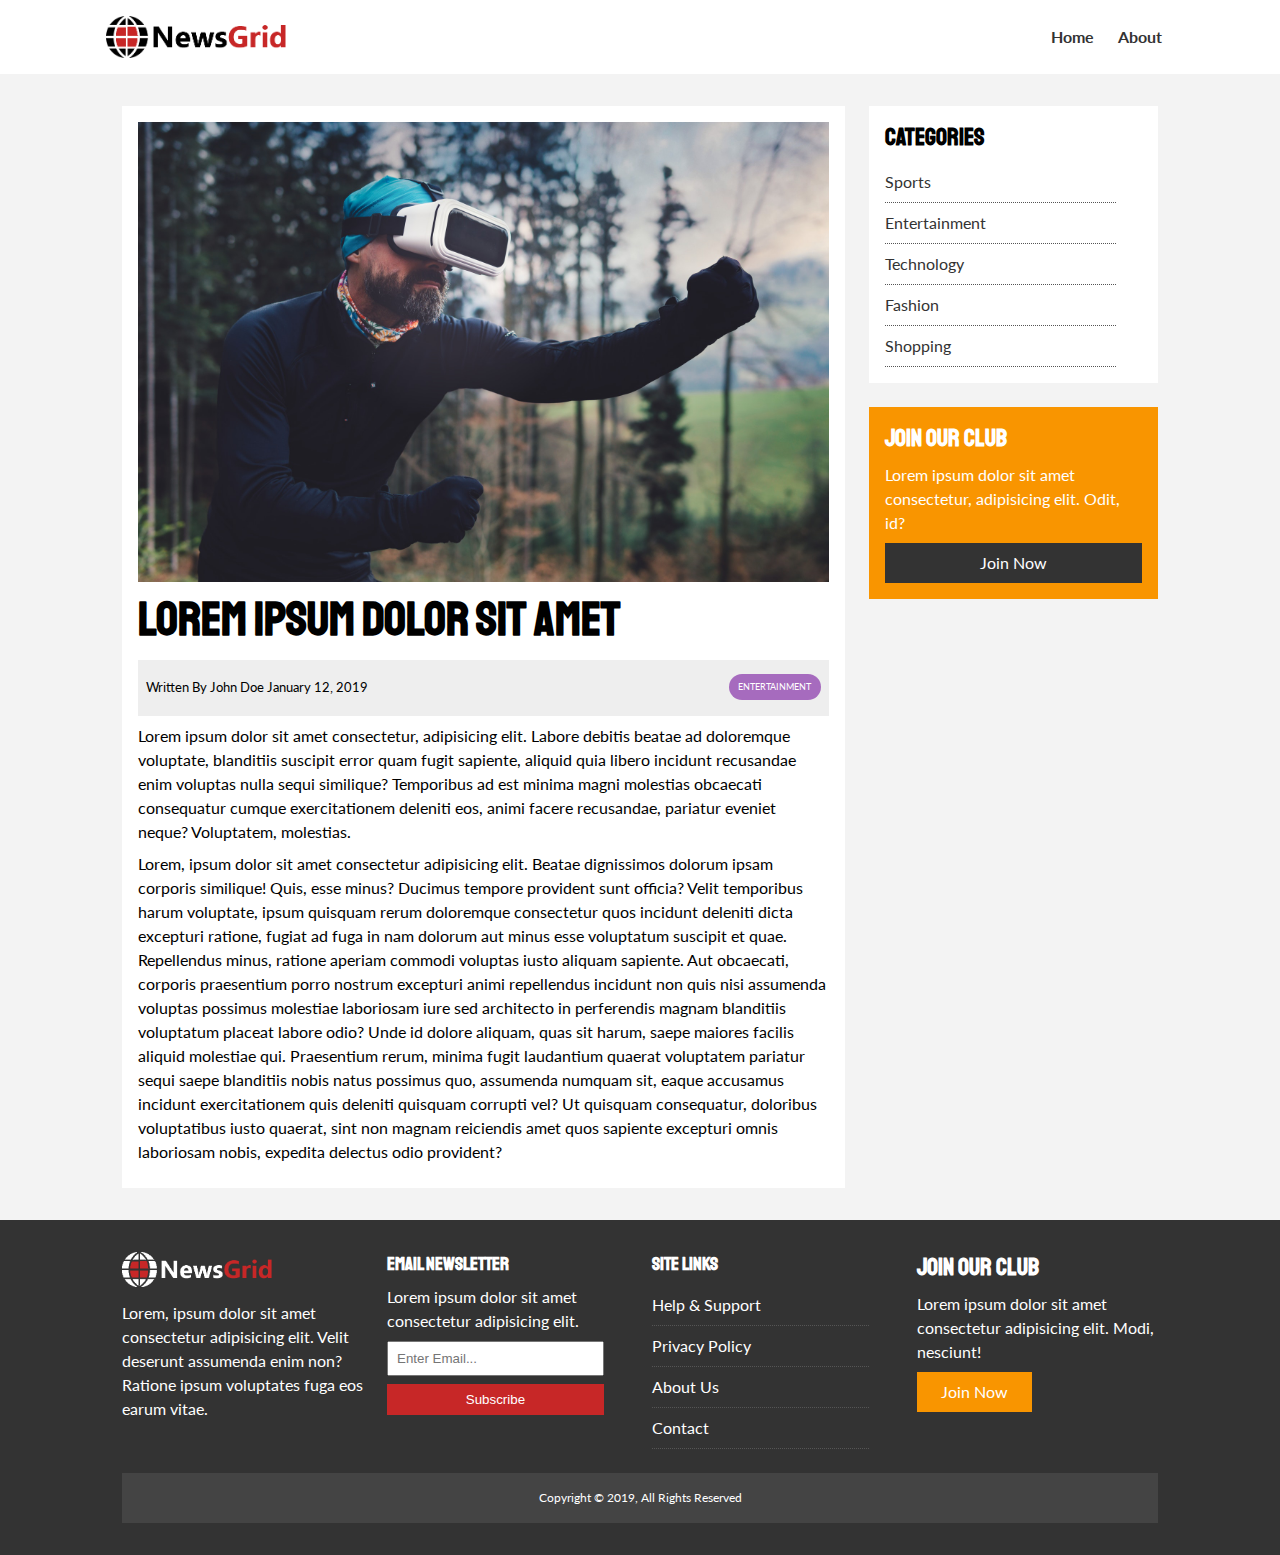
<file: origin/article.html>
<!DOCTYPE html>
<html lang="en">
<head>
  <meta charset="UTF-8">
  <meta name="viewport" content="width=device-width, initial-scale=1.0">
  <meta http-equiv="X-UA-Compatible" content="ie=edge">
  <link rel="stylesheet" href="https://use.fontawesome.com/releases/v5.6.3/css/all.css" integrity="sha384-UHRtZLI+pbxtHCWp1t77Bi1L4ZtiqrqD80Kn4Z8NTSRyMA2Fd33n5dQ8lWUE00s/" crossorigin="anonymous">
  <link href="https://fonts.googleapis.com/css?family=Lato|Staatliches" rel="stylesheet">
  <link rel="stylesheet" href="css/style.css">
  <link rel="stylesheet" media="screen and (max-width: 768px)" href="css/mobile.css">
  <link rel="shortcut icon" type="image/x-icon" href="favicon.ico">
  <title>NewsGrid | Latest News</title>
</head>
<body>
  <nav id="main-nav">
    <div class="container">
      <img src="img/logo.png" alt="NewsGrid" class="logo">
      <div class="social">
        <a href="http://facebook.com" target="_blank"><i class="fab fa-facebook fa-2x"></i></a>
        <a href="http://twitter.com" target="_blank"><i class="fab fa-twitter fa-2x"></i></a>
        <a href="http://instagram.com" target="_blank"><i class="fab fa-instagram fa-2x"></i></a>
        <a href="http://youtube.com" target="_blank"><i class="fab fa-youtube fa-2x"></i></a>
      </div>
      <ul>
        <li><a href="index.html">Home</a></li>
        <li><a href="about.html">About</a></li>
      </ul>
    </div>
  </nav>

  <section id="article">
    <div class="container">
      <div class="page-container">
        <article class="card">
          <img src="img/articles/ent1.jpg" alt="">
          <h1 class="l-heading">Lorem ipsum dolor sit amet</h1>
          <div class="meta">
            <small>
              <i class="fas fa-user"></i> Written By John Doe January 12, 2019
            </small>
            <div class="category category-ent">Entertainment</div>
          </div>
          <p>Lorem ipsum dolor sit amet consectetur, adipisicing elit. Labore debitis beatae ad doloremque voluptate, blanditiis suscipit error quam fugit sapiente, aliquid quia libero incidunt recusandae enim voluptas nulla sequi similique? Temporibus ad est minima magni molestias obcaecati consequatur cumque exercitationem deleniti eos, animi facere recusandae, pariatur eveniet neque? Voluptatem, molestias.</p>
          <p>Lorem, ipsum dolor sit amet consectetur adipisicing elit. Beatae dignissimos dolorum ipsam corporis similique! Quis, esse minus? Ducimus tempore provident sunt officia? Velit temporibus harum voluptate, ipsum quisquam rerum doloremque consectetur quos incidunt deleniti dicta excepturi ratione, fugiat ad fuga in nam dolorum aut minus esse voluptatum suscipit et quae. Repellendus minus, ratione aperiam commodi voluptas iusto aliquam sapiente. Aut obcaecati, corporis praesentium porro nostrum excepturi animi repellendus incidunt non quis nisi assumenda voluptas possimus molestiae laboriosam iure sed architecto in perferendis magnam blanditiis voluptatum placeat labore odio? Unde id dolore aliquam, quas sit harum, saepe maiores facilis aliquid molestiae qui. Praesentium rerum, minima fugit laudantium quaerat voluptatem pariatur sequi saepe blanditiis nobis natus possimus quo, assumenda numquam sit, eaque accusamus incidunt exercitationem quis deleniti quisquam corrupti vel? Ut quisquam consequatur, doloribus voluptatibus iusto quaerat, sint non magnam reiciendis amet quos sapiente excepturi omnis laboriosam nobis, expedita delectus odio provident?</p>
        </article>

        <aside id="categories" class="card">
          <h2>Categories</h2>
          <ul class="list">
            <li><a href="#"><i class="fas fa-chevron-right"></i> Sports</a></li>
            <li><a href="#"><i class="fas fa-chevron-right"></i> Entertainment</a></li>
            <li><a href="#"><i class="fas fa-chevron-right"></i> Technology</a></li>
            <li><a href="#"><i class="fas fa-chevron-right"></i> Fashion</a></li>
            <li><a href="#"><i class="fas fa-chevron-right"></i> Shopping</a></li>
          </ul>
        </aside>

        <aside class="card bg-secondary">
          <h2>Join Our Club</h2>
          <p>Lorem ipsum dolor sit amet consectetur, adipisicing elit. Odit, id?</p>
          <a href="#" class="btn btn-dark btn-block">Join Now</a>
        </aside>
      </div>
    </div>
  </section>

  <!-- Footer -->
  <footer id="main-footer" class="py-2">
    <div class="container footer-container">
      <div>
        <img src="img/logo_light.png" alt="NewsGrid">
        <p>Lorem, ipsum dolor sit amet consectetur adipisicing elit. Velit deserunt assumenda enim non? Ratione ipsum voluptates fuga eos earum vitae.</p>
      </div>
      <div>
        <h3>Email Newsletter</h3>
        <p>Lorem ipsum dolor sit amet consectetur adipisicing elit.</p>
        <form>
          <input type="email" placeholder="Enter Email...">
          <input type="submit" value="Subscribe" class="btn btn-primary">
        </form>
      </div>
      <div>
        <h3>Site Links</h3>
        <ul class="list">
          <li><a href="#">Help & Support</a></li>
          <li><a href="#">Privacy Policy</a></li>
          <li><a href="#">About Us</a></li>
          <li><a href="#">Contact</a></li>
        </ul>
      </div>
      <div>
        <h2>Join Our Club</h2>
        <p>Lorem ipsum dolor sit amet consectetur adipisicing elit. Modi, nesciunt!</p>
        <a href="#" class="btn btn-secondary">Join Now</a>
      </div>
      <div>
        <p>
          Copyright &copy; 2019, All Rights Reserved
        </p>
      </div>
    </div>
  </footer>

</body>
</html>
</file>
<file: css/style.css>
:root {
	--primary-color: #c72727;
	--secondary-color: #f99500;
	--light-color: #f3f3f3;
	--dark-color: #333;
	--max-width: 1100px;
}

.category {
	--sports-color: #f99500;
	--ent-color: #a66bbe;
	--tech-color: #009cff;
}

* {
	margin: 0;
	padding: 0;
	box-sizing: border-box;
}

body {
	font-family: "lato", sans-serif;
	line-height: 1.5;
	background-color: var(--light-color);
}

a {
	color: #333;
	text-decoration: none;
}

ul {
	list-style: none;
}

img {
	width: 100%;
}

h1,
h2,
h3,
h4,
h5,
h6 {
	font-family: "Staatliches", cursive;
	margin-bottom: 0.55rem;
	line-height: 1.3;
}

p {
	margin: 0.5rem 0;
}

/* Utility */
.container {
	max-width: var(--max-width);
	margin: auto;
	padding: 0 2rem;
	overflow: hidden;
}

.btn {
	text-decoration: none;
	display: inline-block;
	border: none;
	background-color: var(--dark-color);
	color: #f4f4f4;

	padding: 0.5rem 1.5rem;
}

.btn:hover {
	opacity: 0.9;
}

.btn-primary {
	background-color: var(--primary-color);
}

.btn-secondary {
	background-color: var(--secondary-color);
}

.btn-light {
	background-color: var(--light-color);
}

.btn-block {
	display: block;
	width: 100%;
	text-align: center;
}

.category {
	display: inline-block;
	color: white;
	font-size: 0.55rem;
	text-transform: uppercase;

	padding: 0.4rem 0.6rem;
	margin-bottom: 0.5rem;
	border-radius: 15px;
	text-align: center;
}

.category-sports {
	background-color: var(--sports-color);
}

.category-ent {
	background-color: var(--ent-color);
}

.category-tech {
	background-color: var(--tech-color);
}

.card {
	background-color: white;
	padding: 1rem;
}

.bg-dark {
	background-color: var(--dark-color);
	color: white;
}

.bg-dark h1,
.bg-dark h2,
.bg-dark h3,
.bg-dark a,
.bg-primary h1,
.bg-primary h2,
.bg-primary h3,
.bg-primary a,
.bg-secondary h1,
.bg-secondary h2,
.bg-secondary h3,
.bg-secondary a {
	color: white;
}

.bg-primary {
	background-color: var(--primary-color);
	color: white;
}

.bg-secondary {
	background-color: var(--secondary-color);
	color: white;
}

.py-1 {
	padding: 1.5rem 0;
}

.py-2 {
	padding: 2rem 0;
}

.py-2 {
	padding: 3rem 0;
}

.p-1 {
	padding: 1.5rem;
}

.p-2 {
	padding: 2rem;
}

.p-2 {
	padding: 3rem;
}

.list li {
	padding: 0.5rem 0;
	border-bottom: 1px dotted #444;
	width: 90%;
}

.list li a:hover {
	/*  
        아래에 #main-footer a 선언이 specificity 가 더 높기 때문에 적용이 안됨
        .list li a:hover 는 specificity 값이 022
        #main-footer a 는 specificity 값이 101
        그렇기 때문에 아래 color적용을 위해서는 !important 를 붙여 줘야함.
    */
	color: var(--primary-color) !important;
}

.l-heading {
	font-size: 3rem;
}

/* Inner page grid container */
.page-container {
	display: grid;
	grid-template-columns: 5fr 2fr;
	gap: 1.5rem;
	margin: 2rem 0;
}

.page-container > *:first-child {
	grid-row: 1 / span 3;
}

/*----------------  Navigation ---------------*/
#main-nav {
	background-color: white;
	position: sticky;
	top: 0;
	z-index: 2;
}

#main-nav .container {
	/* display: grid;
	grid-template-columns: 6fr 3fr 2fr; */
	display: flex;
	justify-content: space-between;
	align-items: center;
	padding: 1rem;
}

#main-nav .logo {
	width: 180px;
	/* border: 1px solid gray; */
}

#main-nav .social {
	/* border: 1px solid gray; */
	margin-left: auto;
	margin-right: 2rem;
}

#main-nav .social i {
	color: #777;
	margin-right: 0.5rem;
}

#main-nav ul {
	justify-self: flex-end;
	display: flex;
	/* border: 1px solid gray; */
}

#main-nav ul li a {
	padding: 0.75rem;
	font-weight: bold;
}

#main-nav ul li a.current {
	background-color: var(--primary-color);
	color: white;
}

#main-nav ul li a:hover {
	background-color: var(--light-color);
	color: var(--dark-color);
}

/*----------------  Showcase ---------------*/
#showcase {
	background-color: rgba(51, 51, 51, 0.6);
	color: white;

	padding: 2rem;
	position: relative;
}

#showcase::before {
	content: "[Grid layout]";
	background: url("../img/featured.jpg") no-repeat center center / cover;

	position: absolute;
	top: 0;
	left: 0;
	width: 100%;
	height: 100%;
	z-index: -1;
}

#showcase .showcase-container {
	display: grid;
	grid-template-columns: repeat(2, 1fr);
	justify-content: center;
	align-items: center;
	/* padding: 4rem 0; */
	height: 50vh;
	/* border: 1px solid red; */
}

/* #showcase .showcase-contents {
	border: 1px solid blue;
} */

#showcase .showcase-contents p {
	margin-bottom: 1rem;
}

/*----------------  Home Article ---------------*/
#home-articles .articles-container {
	display: grid;
	grid-template-columns: repeat(3, 1fr);
	gap: 1rem;
}

#home-articles .articles-container > *:nth-child(1),
#home-articles .articles-container > *:nth-child(7) {
	grid-column: 1 / span 2;
	display: grid;
	grid-template-columns: 1fr 1fr;
	align-items: center;
	gap: 1rem;
}

#home-articles .articles-container > *:nth-child(7) {
	grid-column: 2 / span 2;
}

/*----------------  Footer ---------------*/
#main-footer {
	background-color: var(--dark-color);
	color: white;
}

#main-footer img {
	width: 150px;
}

#main-footer a {
	color: white;
}

#main-footer p {
	margin: 0.5rem 0;
}

#main-footer .footer-container {
	display: grid;
	grid-template-columns: repeat(4, 1fr);
	gap: 1.5rem;
}

#main-footer .footer-container div:last-child {
	background-color: #444;
	grid-column: 1 / span 4;
	text-align: center;
	padding: 0.5rem;
	font-size: 0.75rem;
}

#main-footer .footer-container input[type="email"] {
	width: 90%;
	padding: 0.5rem;
	margin-bottom: 0.5rem;
}

#main-footer .footer-container button {
	width: 90%;
}

/* Article */
#article .meta {
	background-color: #eee;
	display: flex;
	justify-content: space-between;
	align-items: center;

	padding: 0.5rem;
}

#article .meta .category {
	margin-top: 0.4rem;
}
</file>
<file: css/mobile.css>
#main-nav .container {
	flex-direction: column;
}

#main-nav .container .logo {
	margin-bottom: 1.2rem;
}

#main-nav .container a {
	padding: 0.5rem;
}

#main-nav .container .social {
	display: none;
}

#home-articles .articles-container {
	grid-template-columns: repeat(2, 1fr);
}

#home-articles .articles-container > *:nth-child(1),
#home-articles .articles-container > *:nth-child(7) {
	grid-column: 1;
	grid-template-columns: 1fr;
}

@media screen and (max-width: 600px) {
	#showcase .showcase-container,
	#home-articles .articles-container,
	#main-footer .footer-container,
	.page-container {
		grid-template-columns: 1fr;
	}

	#main-footer .footer-container div:last-child {
		grid-column: 1;
	}

	#main-footer .footer-container div:nth-child(1),
	#main-footer .footer-container div:nth-child(2) {
		padding-bottom: 1rem;
		border-bottom: 1px dotted #444;
	}

	/* About and Article page */
	.page-container > *:first-child {
		grid-row: 1;
	}

	.l-heading {
		font-size: 2rem;
	}
}
</file>
<file: origin/css/style.css>
:root {
  --primary-color: #c72727;
  --secondary-color: #f99500;
  --light-color: #f3f3f3;
  --dark-color: #333;
  --max-width: 1100px;
}

.category {
  --sports-color: #f99500;
  --ent-color: #a66bbe;
  --tech-color: #009cff;
}

* {
  margin: 0;
  padding: 0;
  box-sizing: border-box;
}

body {
  font-family: 'Lato', sans-serif;
  line-height: 1.5;
  background: var(--light-color);
}

a {
  color: #333;
  text-decoration: none;
}

ul {
  list-style: none;
}

p {
  margin: .5rem 0;
}

img {
  width: 100%;
}

h1, h2, h3, h4, h5, h6 {
  font-family: 'Staatliches', cursive;
  margin-bottom: .55rem;
  line-height: 1.3;
}

/* Utility */
.container {
  max-width: var(--max-width);
  margin: auto;
  padding: 0 2rem;
  overflow: hidden;
}

.category {
  display: inline-block;
  color: #fff;
  font-size: 0.55rem;
  text-transform: uppercase;
  padding: 0.4rem 0.6rem;
  border-radius: 15px;
  margin-bottom: 0.5rem;
}

.category-sports { background: var(--sports-color) }
.category-ent { background: var(--ent-color) }
.category-tech { background: var(--tech-color) }

.btn {
  display: inline-block;
  border: none;
  background: var(--dark-color);
  color: #fff;
  padding: 0.5rem 1.5rem;
}

.btn-light { background: var(--light-color) }
.btn-primary { background: var(--primary-color) }
.btn-secondary { background: var(--secondary-color) }

.btn-block {
  display: block;
  width: 100%;
  text-align: center;
}

.btn:hover {
  opacity: 0.9;
}

.card {
  background: #fff;
  padding: 1rem;
}

.bg-dark {
  background: var(--dark-color);
  color: #fff;
}

.bg-primary {
  background: var(--primary-color);
  color: #fff;
}

.bg-secondary {
  background: var(--secondary-color);
  color: #fff;
}

.bg-dark h1,
.bg-dark h2,
.bg-dark h3,
.bg-dark a,
.bg-primary h1,
.bg-primary h2,
.bg-primary h3,
.bg-primary a,
.bg-secondary h1,
.bg-secondary h2,
.bg-secondary h3,
.bg-secondary a {
  color: #fff;
}

.py-1 { padding: 1.5rem 0 }
.py-2 { padding: 2rem 0 }
.py-3 { padding: 3rem 0 }
.p-1 { padding: 1.5rem }
.p-2 { padding: 2rem }
.p-3 { padding: 3rem }

.l-heading {
  font-size: 3rem;
}

.list li {
  padding: .5rem 0;
  border-bottom: #555 dotted 1px;
  width: 90%;
}

.list li a:hover {
  color: var(--primary-color) !important;
}

/* Inner page grid container */
.page-container {
  display: grid;
  grid-template-columns: 5fr 2fr;
  margin: 2rem 0;
  grid-gap: 1.5rem;
}

.page-container > *:first-child {
  grid-row: 1 / span 3;
}

/* Navigation */
#main-nav {
  background: #fff;
  position: sticky;
  top: 0;
  z-index: 2;
}

#main-nav .container {
  display: grid;
  grid-template-columns: 6fr 3fr 2fr;
  padding: 1rem;
  align-items: center;
}

#main-nav .logo {
  width: 180px;
}

#main-nav ul {
  justify-self: end;
  display: flex;
}

#main-nav ul li a {
  padding: 0.75rem;
  font-weight: bold;
}

#main-nav ul li a.current {
  background: var(--primary-color);
  color: #fff;
}

#main-nav ul li a:hover {
  background: var(--light-color);
  color: var(--dark-color);
}

#main-nav .social {
  justify-self: center;
}

#main-nav .social i {
  color: #777;
  margin-right: .5rem;
}

/* Showcase */
#showcase {
  color: #fff;
  background: #333;
  padding: 2rem;
  position: relative;
}

#showcase:before {
  content: '';
  background: url('../img/featured.jpg') no-repeat center center/cover;
  position: absolute;
  top: 0;
  left: 0;
  width: 100%;
  height: 100%;
  opacity: 0.4;
}

#showcase .showcase-container {
  display: grid;
  grid-template-columns: repeat(2, 1fr);
  justify-content: center;
  align-items: center;
  height: 50vh;
}

#showcase .showcase-content {
  z-index: 1;
}

#showcase .showcase-content p {
  margin-bottom: 1rem;
}

/* Home Articles */
#home-articles .articles-container {
  display: grid;
  grid-template-columns: repeat(3, 1fr);
  grid-gap: 1rem;
}

#home-articles .articles-container > *:first-child,
#home-articles .articles-container > *:last-child {
  display: grid;
  grid-template-columns: repeat(2, 1fr);
  grid-gap: 1rem;
  align-items: center;
  grid-column: 1 / span 2;
}

#home-articles .articles-container > *:last-child {
  grid-column: 2 / span 2;
}

#article .meta {
  display: flex;
  justify-content: space-between;
  align-items: center;
  background: #eee;
  padding: 0.5rem;
}

#article .meta .category {
  margin-top: 0.4rem;
}

/* Footer */
#main-footer {
  background: var(--dark-color);
  color: #fff;
}

#main-footer img {
  width: 150px;
}

#main-footer a {
  color: #fff;
}

#main-footer .footer-container {
  display: grid;
  grid-template-columns: repeat(4, 1fr);
  grid-gap: 1.5rem;
}

#main-footer .footer-container > *:last-child {
  background: #444;
  grid-column: 1 / span 4;
  padding: .5rem;
  text-align: center;
  font-size: 0.75rem;
}

#main-footer .footer-container input[type='email'] {
  width: 90%;
  padding: 0.5rem;
  margin-bottom: 0.5rem;
}

#main-footer .footer-container input[type='submit'] {
  width: 90%;
}
</file>
<file: origin/css/mobile.css>
/* Navigation */
#main-nav .social {
  display: none;
}

#main-nav .container {
  grid-template-columns: 1fr;
  grid-gap: 1.2rem;
}

#main-nav ul,
#main-nav .logo {
  justify-self: center;
}

#main-nav ul li a {
  padding: 0.50rem;
}

#home-articles .articles-container {
  grid-template-columns: repeat(2, 1fr);
}

#home-articles .articles-container > *:first-child,
#home-articles .articles-container > *:last-child {
  grid-template-columns: 1fr;
  grid-column: 1;
}

@media(max-width: 600px) {
  /* Stack Grid Items */
  #showcase .showcase-container,
  #home-articles .articles-container,
  #main-footer .footer-container {
    grid-template-columns: 1fr;
  }

  #main-footer .footer-container > *:last-child {
    grid-column: 1;
  }

  #main-footer .footer-container > *:first-child,
  #main-footer .footer-container > *:nth-child(2){
    border-bottom: #444 dotted 1px;
    padding-bottom: 1rem;
  }

  .page-container {
    grid-template-columns: 1fr;
    text-align: center;
  }

  .page-container > *:first-child {
    grid-row: 1;
  }

  .l-heading {
    font-size: 2rem;
  }
}
</file>
